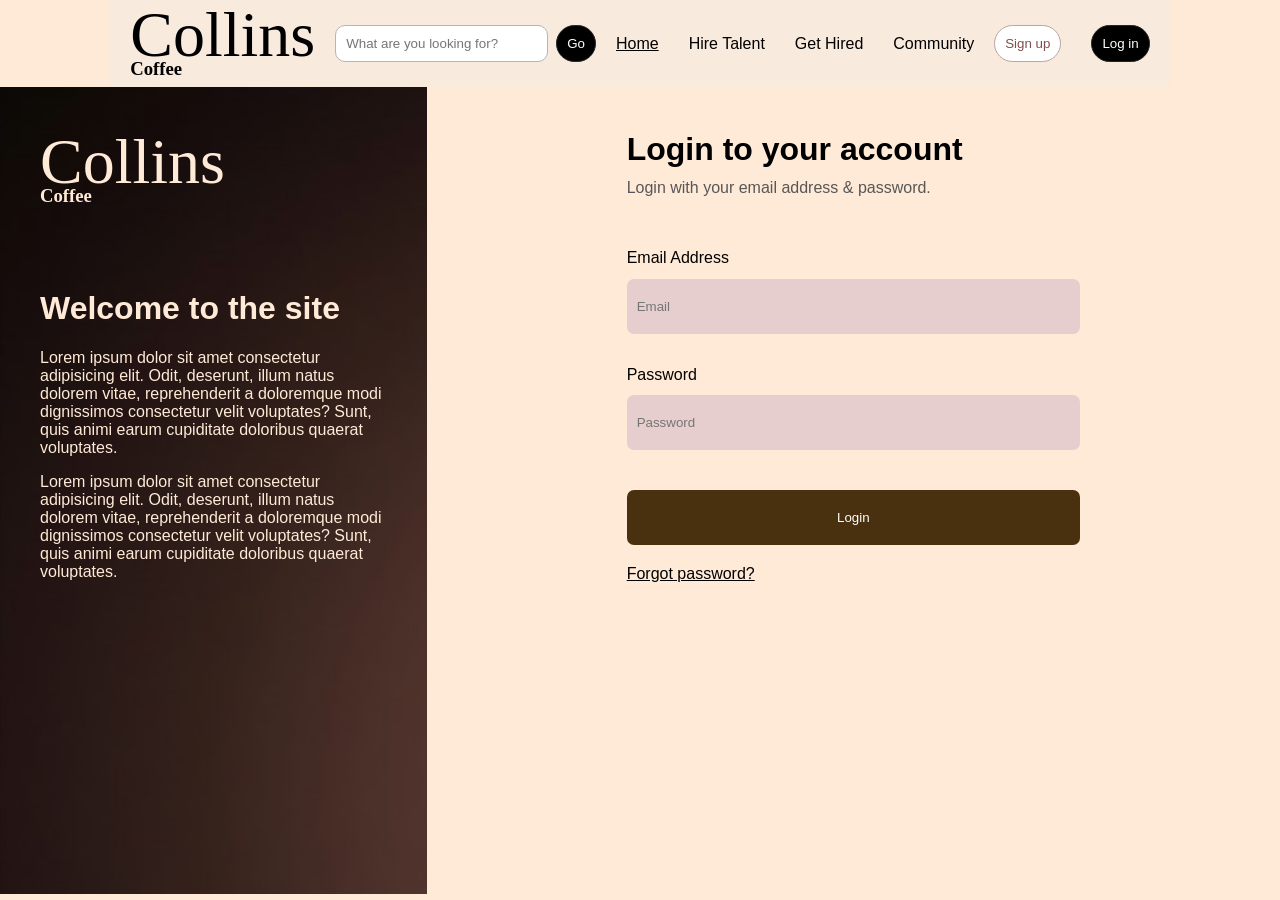
<file: coffeewebsite/pages/login.html>
<!DOCTYPE html>
<html lang="en">
<head>
    <meta charset="UTF-8">
    <meta name="viewport" content="width=device-width, initial-scale=1.0">
    <title>Document</title>
    <link rel="stylesheet" href="css/login.css">
</head>
<body>
    <header>
        <div class="section1">
            <div class="logo">
                <p>Collins</p>
                <h3>Coffee</h3>
            </div>
        </div>
        <div>
            <div><input type="text" placeholder="What are you looking for?" name="" id=""></div>
            <div><a href="search.html"><button>Go</button></a></div>
        </div>
        <div class="thingstobehidden">
            <a href="../index.html"><div>Home</div></a>
            <div>Hire Talent</div>
            <div>Get Hired</div>
            <div>Community</div>
        </div>
            <div class="thingstobehidden">
                <div><button class="signup">Sign up</button></div>
                <div><a href="login.html"><button>Log in</button></a></div>
            </div>
        
    </header>
    <div class="card">
        <div class="side">
            <div class="section1">
                <div class="logo">
                    <p class="big">Collins</p>
                    <h3 class="small">Coffee</h3>
                    <br><br><br>
                </div>
            </div>
            <h1>Welcome to the site</h1>
            <p>Lorem ipsum dolor sit amet consectetur adipisicing elit. Odit, deserunt, illum natus dolorem vitae, reprehenderit a doloremque modi dignissimos consectetur velit voluptates? Sunt, quis animi earum cupiditate doloribus quaerat voluptates.</p>
            <p>Lorem ipsum dolor sit amet consectetur adipisicing elit. Odit, deserunt, illum natus dolorem vitae, reprehenderit a doloremque modi dignissimos consectetur velit voluptates? Sunt, quis animi earum cupiditate doloribus quaerat voluptates.</p>
        </div>
        <div class="login">
            <h1>Login to your account</h1>
            
            <p>Login with your email address & password.</p>
            <label for="">Email Address</label>
            <input type="text" placeholder="Email" required>
            <label for="">Password</label>
            <input type="password" placeholder="Password" required>
            <button>Login</button>
            <a href="">Forgot password?</a>
        </div>
    </div>

</body>
</html>
</file>
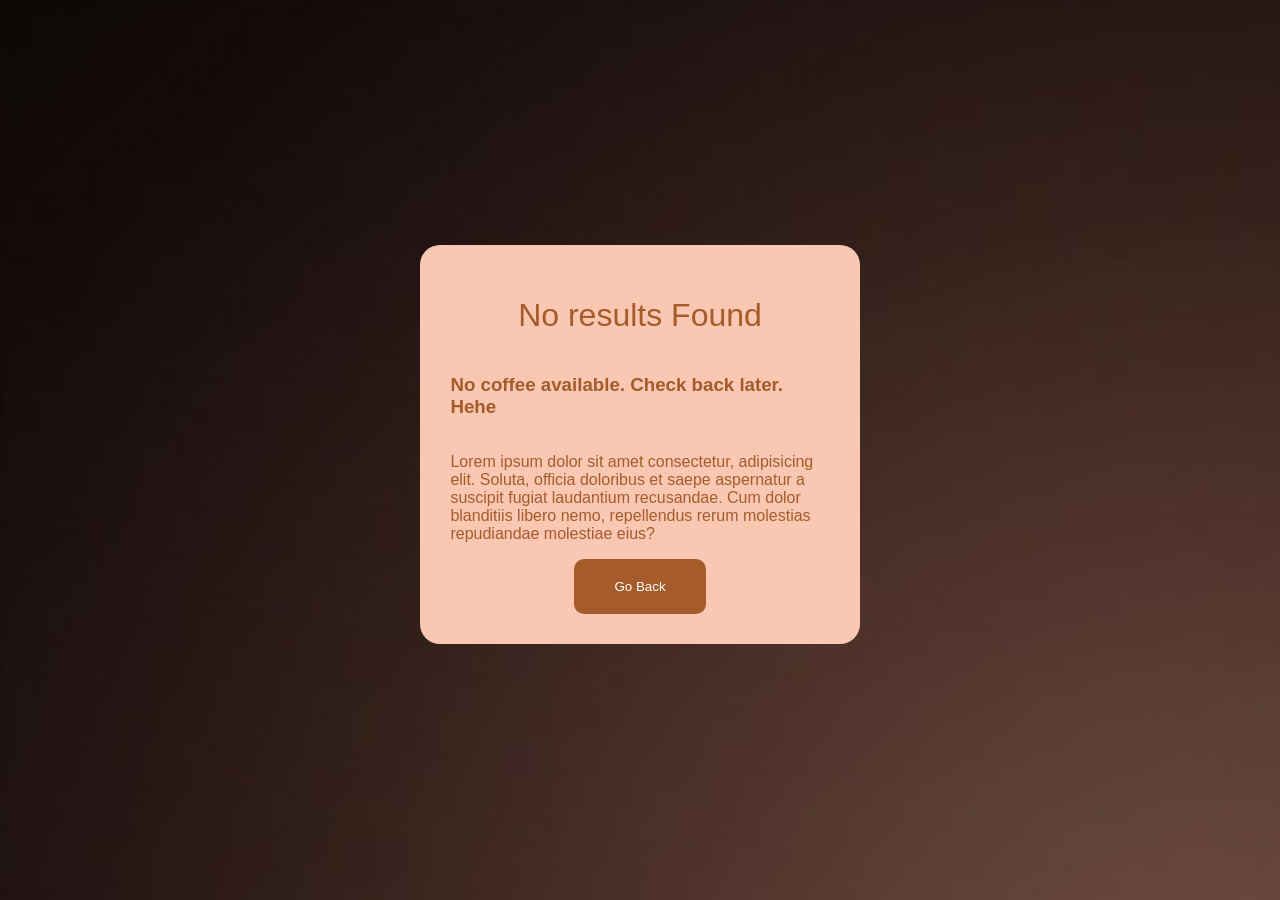
<file: coffeewebsite/pages/search.html>
<!DOCTYPE html>
<html lang="en">
<head>
    <meta charset="UTF-8">
    <meta name="viewport" content="width=device-width, initial-scale=1.0">
    <title>Document</title>
    <style>
        body{
            background-color: rgb(156, 67, 25);
            background-image: url(../images/bg.jpg);
            background-repeat: no-repeat;
            background-size: 150%;
            display: flex;
            justify-content: center;
            align-items: center;
            height: 97vh;
        }
        .card{
            display: flex;
            justify-content: center;
            flex-direction: column;
            align-items: center;
            flex-wrap: nowrap;
            width: 30%;
            background-color: rgb(250, 199, 179);
            padding: 30px;
            border-radius: 20px;
            color: rgb(165, 91, 42);
            h1{
                font-family: Impact, Haettenschweiler, 'Arial Narrow Bold', sans-serif;
                font-weight: normal;
            }
            h3{
                font-family: 'Trebuchet MS', 'Lucida Sans Unicode', 'Lucida Grande', 'Lucida Sans', Arial, sans-serif;
            }
            p{
                font-family: 'Trebuchet MS', 'Lucida Sans Unicode', 'Lucida Grande', 'Lucida Sans', Arial, sans-serif;
            }
            button{
                padding: 20px 40px;
                border-radius: 10px;
                border: none;
                background-color: rgb(165, 91, 42);
                color: white;
            }
            button:hover{
                background-color: rgb(226, 126, 59);
            }
        }
    </style>
</head>
<body>
    <div class="card">
        <h1>No results Found</h1>
        <h3>No coffee available. Check back later. Hehe</h3>
        <p>Lorem ipsum dolor sit amet consectetur, adipisicing elit. Soluta, officia doloribus et saepe aspernatur a suscipit fugiat laudantium recusandae. Cum dolor blanditiis libero nemo, repellendus rerum molestias repudiandae molestiae eius?</p>
        <a href="../index.html"><button>Go Back</button></a>
    </div>
</body>
</html>
</file>
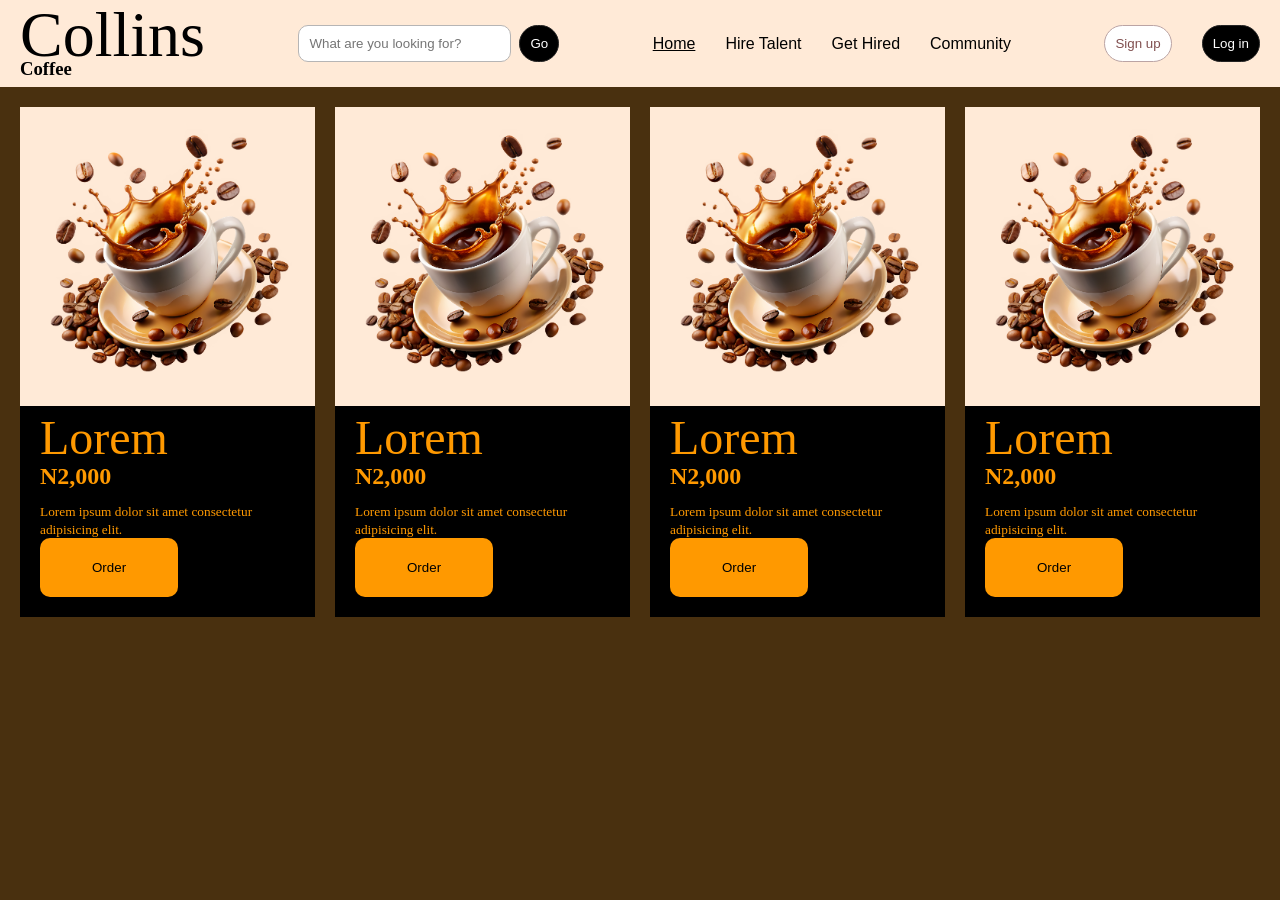
<file: coffeewebsite/pages/shop.html>
<!DOCTYPE html>
<html lang="en">
<head>
    <meta charset="UTF-8">
    <meta name="viewport" content="width=device-width, initial-scale=1.0">
    <title>Document</title>
    <link rel="stylesheet" href="css/shop.css">
</head>
<body>
    <header>
        <div class="section1">
            <div class="logo">
                <p>Collins</p>
                <h3>Coffee</h3>
            </div>
        </div>
        <div>
            <div><input type="text" placeholder="What are you looking for?" name="" id=""></div>
            <div><a href="search.html"><button>Go</button></a></div>
        </div>
        <div class="thingstobehidden">
            <a href="../index.html"><div>Home</div></a>
            <div>Hire Talent</div>
            <div>Get Hired</div>
            <div>Community</div>
        </div>
            <div class="thingstobehidden">
                <div><button class="signup">Sign up</button></div>
                <div><a href="login.html"><button>Log in</button></a></div>
            </div>
        
    </header>
    <div class="items">
        <div class="card">
            <div class="img"><img width="100%" src="../images/coffe.png" alt="coffe"></div>
            <div class="content">
                <p>Lorem</p>
                <h2>N2,000</h2>
                <small>Lorem ipsum dolor sit amet consectetur adipisicing elit. </small>
                <br><button>Order</button>
            </div>
        </div>
        
        <div class="card">
            <div class="img"><img width="100%" src="../images/coffe.png" alt="coffe"></div>
            <div class="content">
                <p>Lorem</p>
                <h2>N2,000</h2>
                <small>Lorem ipsum dolor sit amet consectetur adipisicing elit. </small>
                <br><button>Order</button>
            </div>
        </div>

        <div class="card">
            <div class="img"><img width="100%" src="../images/coffe.png" alt="coffe"></div>
            <div class="content">
                <p>Lorem</p>
                <h2>N2,000</h2>
                <small>Lorem ipsum dolor sit amet consectetur adipisicing elit. </small>
                <br><button>Order</button>
            </div>
        </div>

        <div class="card">
            <div class="img"><img width="100%" src="../images/coffe.png" alt="coffe"></div>
            <div class="content">
                <p>Lorem</p>
                <h2>N2,000</h2>
                <small>Lorem ipsum dolor sit amet consectetur adipisicing elit. </small>
                <br><button>Order</button>
            </div>
        </div>
    </div>
</body>
</html>
</file>
<file: coffeewebsite/pages/css/login.css>
html{
    background-color: rgb(255, 234, 215);    
}
body{
    margin: 0;
    display: flex;
    flex-direction: column;
    align-items: center;
    justify-content: center;
}
.card{
    display: grid;
    grid-template-columns: 1fr 2fr;
    
    height: 60vh;
    .big{
        font-family: Milky Brush;
        line-height: 30px;
        padding: 0px;
        margin: 0;
        margin-top: 20px;
        font-size: 400%;
        
    }
    .small{
        padding: 0px;
        
        line-height: 0px;
        font-family: segoe script;
        
    }
}
.side{
    padding: 40px;
    background-image: url(../../images/bg.jpg);
    background-repeat: no-repeat;
    background-size: cover;
    color: rgb(255, 234, 215);
}
.login{
    height: 83vh;
    padding: 10px 200px;
    padding-top: 50px;
    background-color: rgb(255, 234, 215);
    display: flex;
    flex-direction: column;
    
    input{
        padding: 20px 10px;
        justify-content: center;
        flex-wrap: wrap;
        margin: 20px 0px;
        border-radius: 7px;
        border: none;
        background-color: rgb(231, 206, 206);
    }
    button{
        padding: 20px 40px;
        background-color: rgb(73, 48, 15);
        color: white;
        flex-wrap: wrap;
        margin: 20px 0px;
        border-radius: 7px;
        border: none;
        
    }
    h1{
        line-height: 0.8;
        margin: 0;
    }
    p:first-of-type{
        margin-bottom: 40px;
        color: rgb(87, 87, 87);
    }
}

p{
    font-family: 'Trebuchet MS', 'Lucida Sans Unicode', 'Lucida Grande', 'Lucida Sans', Arial, sans-serif;
}
h1{
    font-family: Arial, Helvetica, sans-serif;
}







header{
    padding-left: 20px;
    padding-right: 20px;
    align-items: center;
    display: flex;
    justify-content: space-between;
    gap: 20px;
    background-color: rgb(248, 234, 221);
    margin: 0;
    button{
        padding: 15px;
        padding: 10px;
        border-radius: 20px;
        border-color: transparent;
        background-color: rgb(0, 0, 0);
        border: solid 1px rgb(36, 36, 36);
        color: rgb(255, 255, 255);
    }
    .signup{
        padding: 15px;
        padding: 10px;
        border-radius: 20px;
        border-color: transparent;
        background-color: rgb(255, 255, 255);
        border: solid 1px rgb(187, 164, 164);
        color: rgb(128, 79, 79);
    }

    p{
        font-family: Milky Brush;
        line-height: 30px;
        padding: 0px;
  
        margin: 0;
        margin-top: 20px;
        font-size: 400%;
        
    }
    h3{
        padding: 0px;
        
        line-height: 0px;
        font-family: segoe script;
        
    }
    input{

        flex-wrap: wrap;
        padding: 10px;
        border-radius: 10px;
        border-color: transparent;
        border: solid 1px rgb(182, 181, 181);
        width: 100%;
    }
}

header > div{
    
    display: flex;
    gap: 30px;
    align-items: center;
    font-family: 'Trebuchet MS', 'Lucida Sans Unicode', 'Lucida Grande', 'Lucida Sans', Arial, sans-serif;
}

button:hover{
    background-color: rgb(73, 48, 15);
    color: white;
    border: none;
}

a{
    font-family: 'Trebuchet MS', 'Lucida Sans Unicode', 'Lucida Grande', 'Lucida Sans', Arial, sans-serif;
    color: black;
}
a:hover{
    color: grey;
}

label{
    padding-top: 20px;
    line-height: 0.1;
    font-family: 'Trebuchet MS', 'Lucida Sans Unicode', 'Lucida Grande', 'Lucida Sans', Arial, sans-serif;
}

@media screen and (max-width: 768px) {
  .thingstobehidden {
    display: none; 
  }
  .landing{
    padding: 20px;
    background-size: 50%;
    background-position: right top;
  }
  .brewed{
    p{
        font-size: 300%;
    }
  }
  section{
    background-size: 300%;
  }
  .clickables{
    button{
        padding: 20px;
    }
  }
  .login{
    padding: 20px;
    width: 100%;
    flex-wrap: wrap;
    input{
        padding: 10px 10px;
        flex-wrap: wrap;
    }
    p:first-of-type{
        margin-bottom: 20px;
    }
    
  }
  .side{
    display: none;
  }
  

}
</file>
<file: coffeewebsite/pages/css/shop.css>
body{
    background-color: rgb(73, 48, 15);
    margin: 0;
}
.card{
    button{
     padding: 20px 50px;
        border-radius: 10px;
        border-color: transparent;
        background-color: rgb(255, 153, 0);
        font-family: Impact, Haettenschweiler, 'Arial Narrow Bold', sans-serif;
        color: rgb(0, 0, 0)
}
    border-radius: 20px;
    display: flex;
    flex-direction: column;
    height: 20px;
    
    color: rgb(255, 153, 0);
    p{
        font-size: 300%;
        line-height: 0.5;
        margin: 0;
        font-family: Haettenschweiler;
    }
    div{
        padding: 20px;
        border-color: grey;
        
    }
}


.items{
    padding: 20px;
    display: grid;
    gap: 20px;
    grid-template-columns: repeat(4, 1fr);
}

.content{
    background-color: black;
}

.img{
    background-color: rgb(255, 234, 215);
}

h2{
    font-family: segoe script;
    line-height: 0.5;
    
}
header{
    padding-left: 20px;
    padding-right: 20px;
    align-items: center;
    display: flex;
    justify-content: space-between;
    gap: 20px;
    background-color: rgb(255, 234, 215);
    margin: 0;
    
    button{
        padding: 15px;
        padding: 10px;
        border-radius: 20px;
        border-color: transparent;
        background-color: rgb(0, 0, 0);
        border: solid 1px rgb(36, 36, 36);
        color: rgb(255, 255, 255);
    }
    .signup{
        padding: 15px;
        padding: 10px;
        border-radius: 20px;
        border-color: transparent;
        background-color: rgb(255, 255, 255);
        border: solid 1px rgb(187, 164, 164);
        color: rgb(128, 79, 79);
    }

    p{
        font-family: Milky Brush;
        line-height: 30px;
        padding: 0px;
  
        margin: 0;
        margin-top: 20px;
        font-size: 400%;
        
    }
    h3{
        padding: 0px;
        
        line-height: 0px;
        font-family: segoe script;
        
    }
    input{

        flex-wrap: wrap;
        padding: 10px;
        border-radius: 10px;
        border-color: transparent;
        border: solid 1px rgb(182, 181, 181);
        width: 100%;
    }
}

header > div{
    font-family: 'Trebuchet MS', 'Lucida Sans Unicode', 'Lucida Grande', 'Lucida Sans', Arial, sans-serif;
    display: flex;
    gap: 30px;
    align-items: center;
}

button:hover{
    background-color: rgb(255, 169, 57);
    color: white;
    border: none;
}
a{
    color: black;
}
a:hover{
    color: grey;
}

@media screen and (max-width: 768px) {
  .thingstobehidden {
    display: none; 
  }
  .landing{
    padding: 20px;
    background-size: 50%;
    background-position: right top;
  }
  .brewed{
    p{
        font-size: 300%;
    }
  }
  section{
    background-size: 300%;
  }
  .clickables{
    button{
        padding: 20px;
    }
  }
  

}

@media screen and (max-width: 768px) {
  .thingstobehidden {
    display: none; 
  }
  .landing{
    padding: 20px;
    background-size: 50%;
    background-position: right top;
  }
  .brewed{
    p{
        font-size: 300%;
    }
  }
  section{
    background-size: 300%;
  }
  .clickables{
    button{
        padding: 20px;
    }
  }
    .items{
        
        .card:last-of-type{
            display: none;
        }
        grid-template-columns: repeat(1, 1fr);
    }

}
</file>
